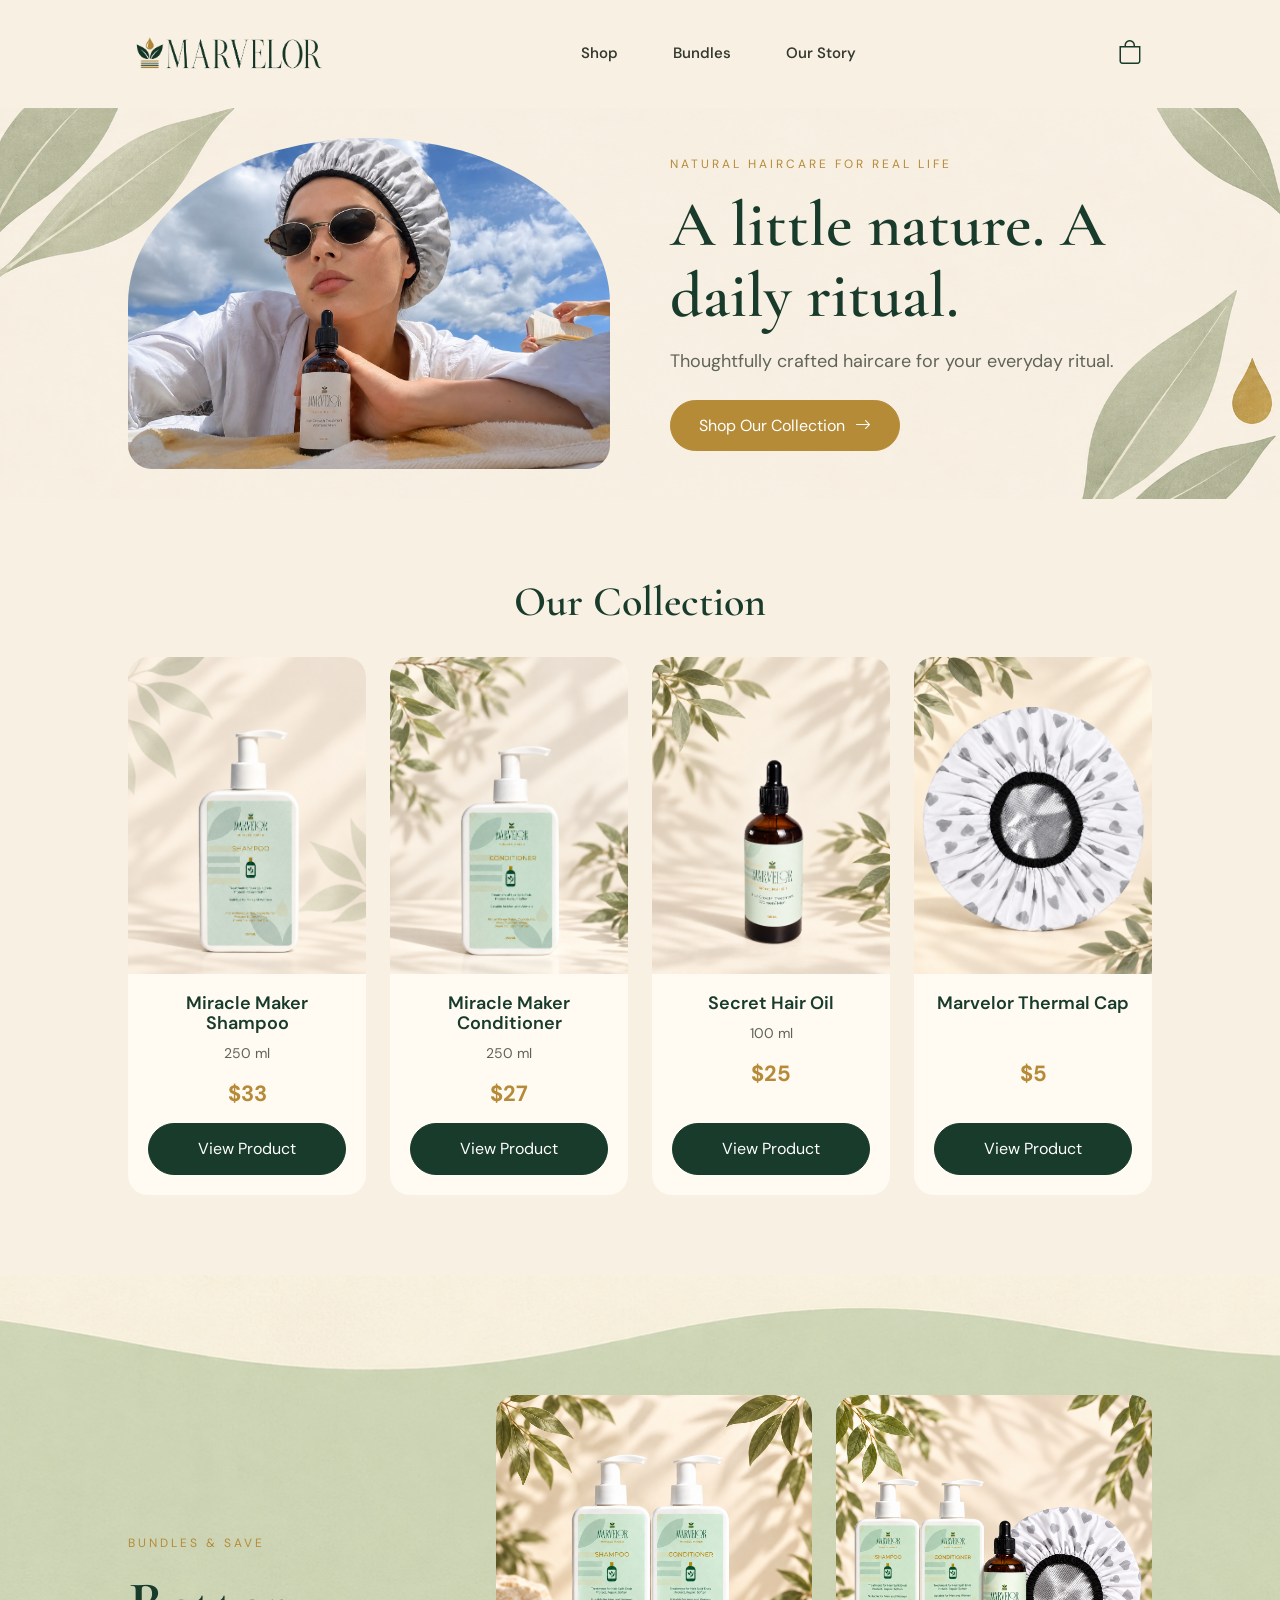
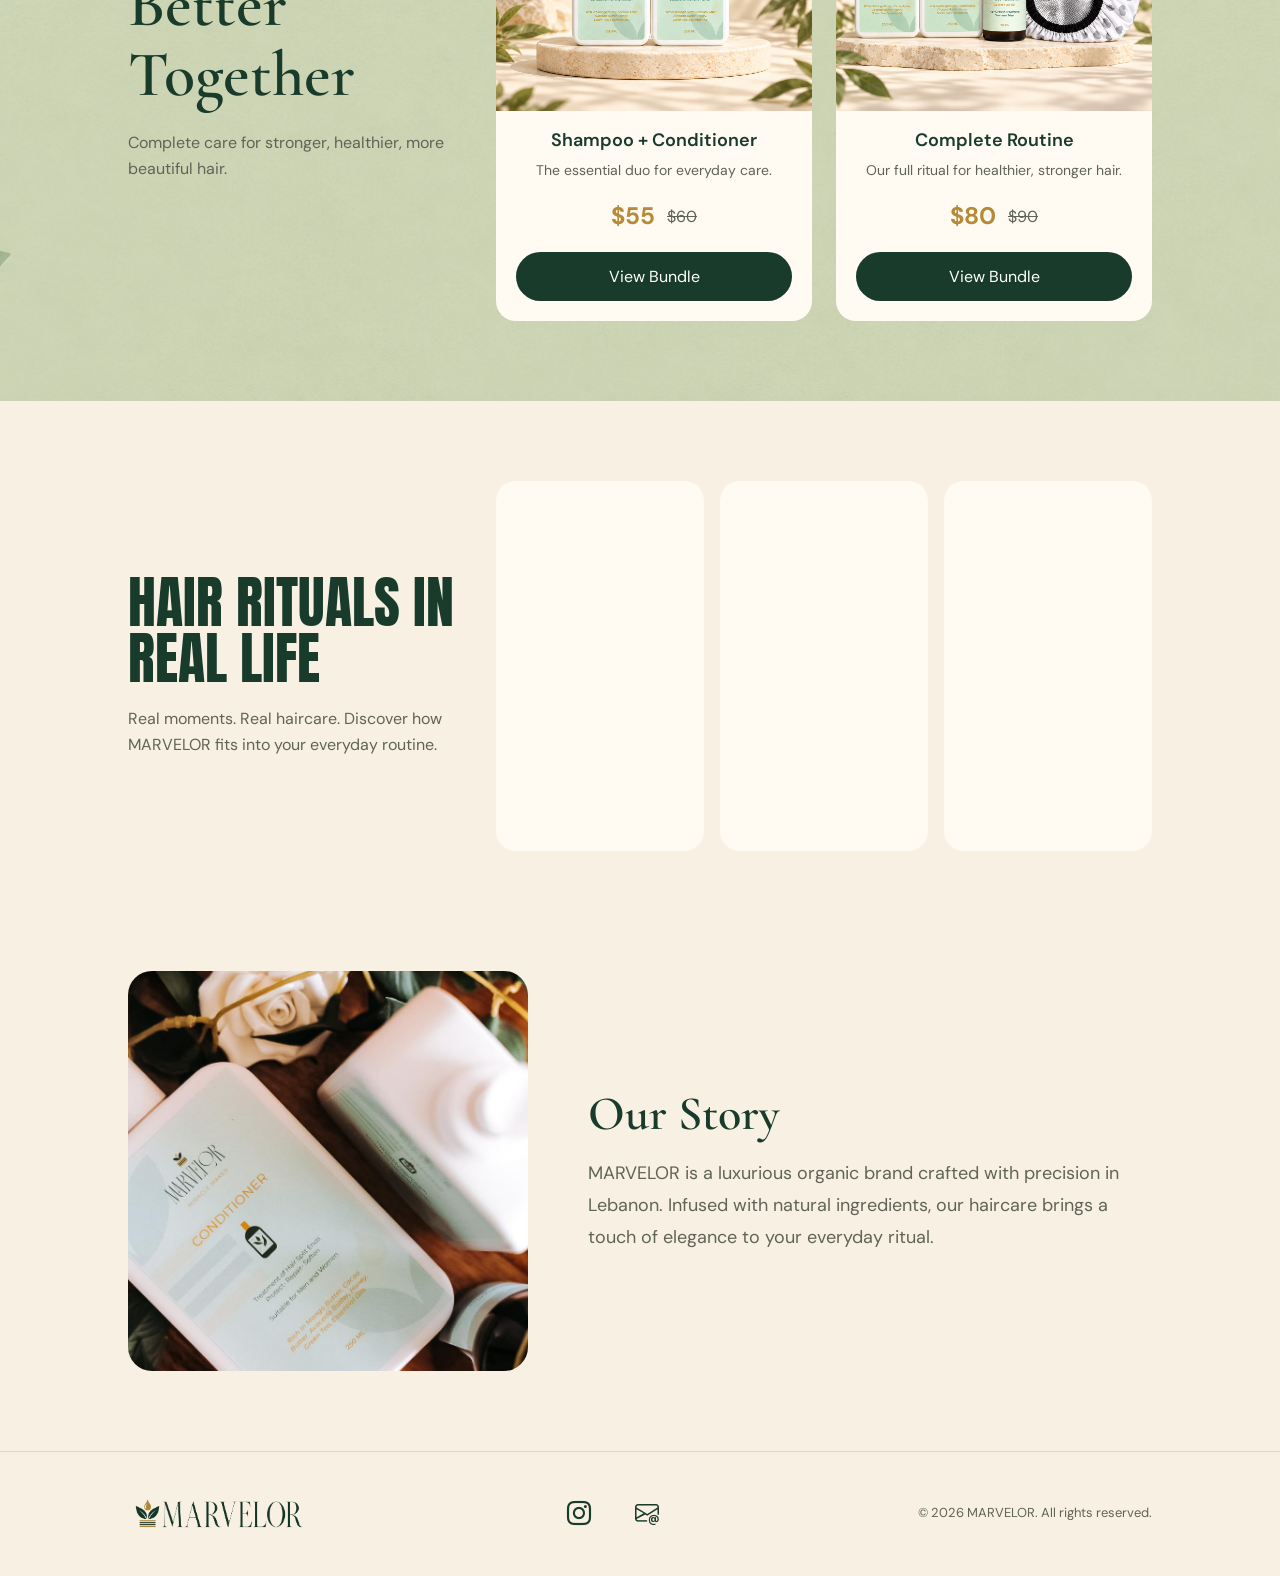
<file: index.html>
<!DOCTYPE html>
<html lang="en">
<head>
    <meta charset="UTF-8">
    <meta name="viewport" content="width=device-width, initial-scale=1.0">
    <title>Marvelor | Haircare</title>
    
    <link rel="icon" type="image/png" href="img/icon/icon.png">
    <link rel="stylesheet" href="css/style.css">
    <link rel="stylesheet" href="css/product.css">
    <link rel="stylesheet" href="css/responsive.css">
    <link rel="stylesheet" href="https://cdn.jsdelivr.net/npm/bootstrap-icons@1.11.3/font/bootstrap-icons.min.css">
</head>
<body>
    <header class="site-header">
        <nav class="navbar container">
            <a href="index.html" class="brand"><img src="img/icon/logo.bg.png" alt="Marvelor"></a>

            <ul class="nav-links">
                <li><a href="#shop">Shop</a></li>
                <li><a href="#bundles">Bundles</a></li>
                <li><a href="#our-story">Our Story</a></li>
            </ul>

            <button type="button" class="cart-button" aria-label="Open cart"><i class="bi bi-bag" aria-hidden="true"></i></button>
        </nav>
    </header>

    <main>
        <section class="hero">
            <div class="hero-content container">
                <div class="hero-image"><img src="img/product/Marvelor-Thermal-Cap1.png" alt="MARVELOR haircare routine"></div>
                <div class="hero-text">
                    <p class="hero-label">NATURAL HAIRCARE FOR REAL LIFE</p>
                    <h1>A little nature. A daily ritual.</h1>
                    <p>Thoughtfully crafted haircare for your everyday ritual.</p>
                    <a href="#shop" class="shop-button">Shop Our Collection <i class="bi bi-arrow-right" aria-hidden="true"></i></a>
                </div>
            </div>
        </section>

        <section class="products" id="shop">
            <div class="container">
                <h2>Our Collection</h2>
                <div class="products-grid">
                </div>
            </div>
        </section>

        <section class="bundles" id="bundles">
            <div class="container">
                <div class="bundles-content">
                    <div class="bundles-text">
                        <p class="bundles-label">BUNDLES & SAVE</p>
                        <h2>Better Together</h2>
                        <p>Complete care for stronger, healthier, more beautiful hair.</p>
                    </div>
                    <div class="bundles-grid"></div>
                </div>
            </div>
        </section>
            <section class="rituals">
                <div class="container rituals-content">
                    <div class="rituals-text">
                        <h2>HAIR RITUALS IN REAL LIFE</h2>
                        <P>Real moments. Real haircare. Discover how MARVELOR fits into your everyday routine.</P>
                    </div>

                    <div class="rituals-grid">
                        <div class="ritual-card"></div>
                        <div class="ritual-card"></div>
                        <div class="ritual-card"></div>
                    </div>
                </div>
            </section>

            <section class="our-story" id="our-story">
                <div class="container story-content">
                    <div class="story-img"><img src="img/product/Miracle Maker Conditioner/Miracle Maker Conditioner-250ml(3).png" alt="MARVELOR haircare products" loading="lazy"></div>
                        <div class="story-text">
                            <h2>Our Story</h2>
                            <p>MARVELOR is a luxurious organic brand crafted with precision in Lebanon. Infused with natural ingredients, our haircare brings a touch of elegance to your everyday ritual.</p>
                        </div>
                    </div>
                </section>
            </main>

            <footer class="site-footer">
                <div class="container footer-content">
                    <a href="index.html" class="footer-brand">
                        <img src="img/icon/logo.bg.png" alt="Marvelor">
                    </a>

                    <div class="footer-links">
                        <a href="https://www.instagram.com/marvelor.lb?utm_source=ig_web_button_share_sheet&cplk=ZDNlZDc0MzIxNw==" target="_blank" rel="noopener noreferrer" aria-label="instagram"><i class="bi bi-instagram" aria-hidden="true"></i></a>
                        <a href="mailto:Adm.marvelor.lb@gmail.com" aria-label="Email us"><i class="bi bi-envelope-at" aria-hidden="true"></i></a>
                    </div>

                    <p class="copyright">© 2026 MARVELOR. All rights reserved.</p>
                </div>
            </footer>

            <dialog class="cart-panel" aria-labelledby="cart-title">
                <div class="cart-header">
                    <h2 id="cart-title">Your Cart</h2>
                    <button type="button" class="cart-close" aria-label="Close cart">Close</button>
                </div>
                
                <div class="cart-items"></div>
                <div class="cart-summary">
                    <p>Subtotal: <span class="cart-total">$0</span></p>
                    <button type="button" class="checkout-button" disabled>Checkout</button>
                </div>
            </dialog>

    <script src="js/cart.js"></script>
    <script src="js/main.js"></script>
</body>
</html>
</file>
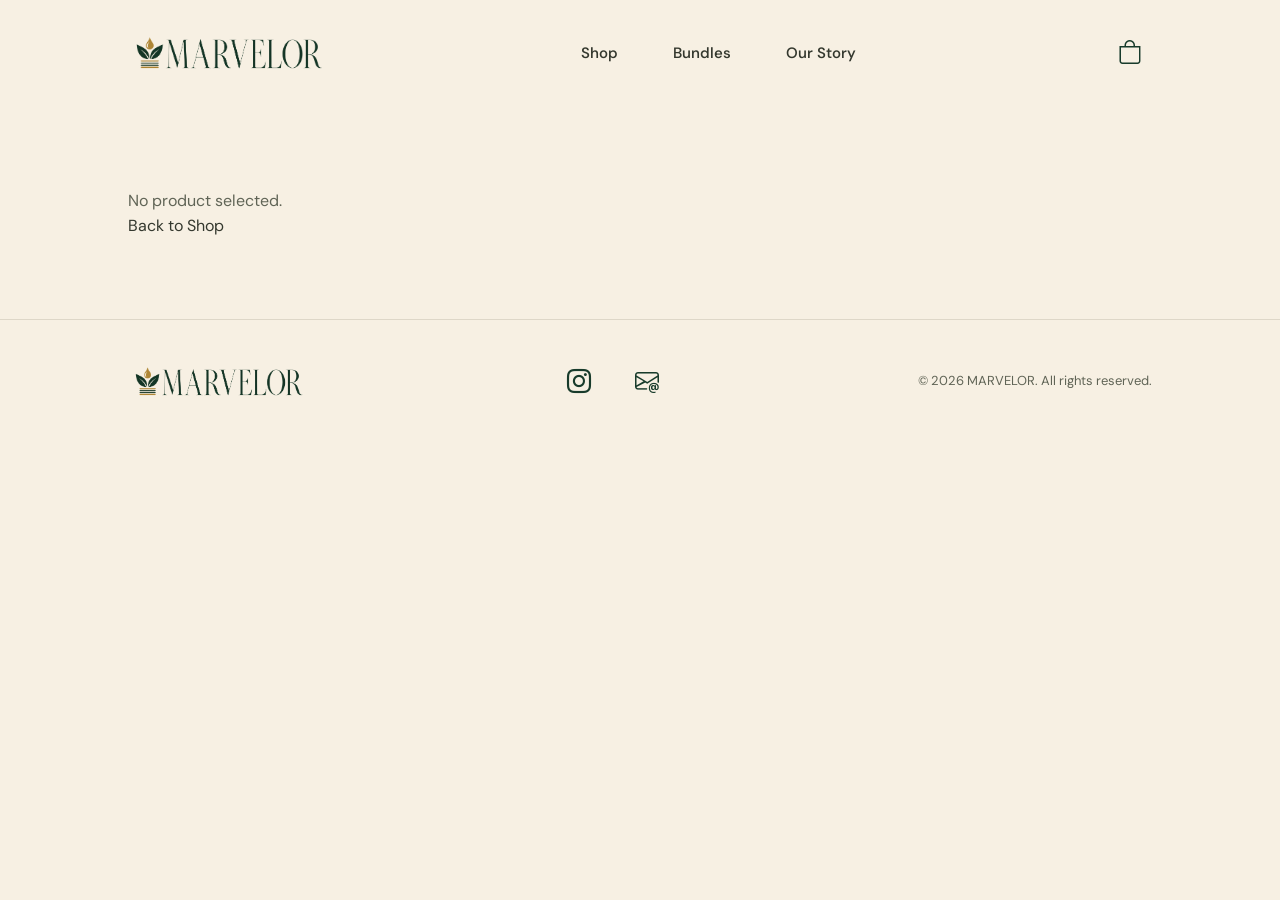
<file: product.html>
<!DOCTYPE html>
<html lang="en">
<head>
    <meta charset="UTF-8">
    <meta name="viewport" content="width=device-width, initial-scale=1.0">
    <title>Marvelor | Haircare</title>
    
    <link rel="icon" type="image/png" href="img/icon/icon.png">
    <link rel="stylesheet" href="css/style.css">
    <link rel="stylesheet" href="css/product.css">
    <link rel="stylesheet" href="css/responsive.css">
    <link rel="stylesheet" href="https://cdn.jsdelivr.net/npm/bootstrap-icons@1.11.3/font/bootstrap-icons.min.css">
</head>
<body>
    <header class="site-header">
        <nav class="navbar container">
            <a href="index.html" class="brand"><img src="img/icon/logo.bg.png" alt="Marvelor"></a>

            <ul class="nav-links">
                <li><a href="index.html#shop">Shop</a></li>
                <li><a href="index.html#bundles">Bundles</a></li>
                <li><a href="index.html#our-story">Our Story</a></li>
            </ul>

            <button type="button" class="cart-button" aria-label="Open cart"><i class="bi bi-bag" aria-hidden="true"></i></button>
        </nav>
    </header>

    <main>
        <section class="product-details">
            <div class="container product-details-content">
                <div class="product-gallery"></div>

                <div class="product-details-info">
                    <h1 class="details-name"></h1>
                    <p class="details-size"></p>
                    <p class="details-price"></p>
                    <p class="details-description"></p>

                    <div class="product-actions">
                        <label for="product-quantity">Quantity</label>
                        <div class="product-quantity-controls">
                            <button type="button" class="quantity-minus" aria-label="Decrease quantity" disabled>-</button>
                            <input type="number" id="product-quantity" min="1" step="1" value="1" required>
                            <button type="button" class="quantity-plus" aria-label="Increase quantity">+</button>
                        </div>

                        <button type="button" class="add-to-cart">Add to Cart</button>
                    </div>
                    <div class="details-extra">
                        <h2>What's Included</h2>
                        <ul class="details-includes"></ul>

                        <h2>Key Benefits</h2>
                        <ul class="details-benefits"></ul>

                        <h2>How to Use</h2>
                        <p class="details-how-to-use"></p>

                        <h2>Recommended Use</h2>
                        <p class="details-recommended-use"></p>
                    </div>
                </div>
            </div>
        </section>
    </main>
    
    <footer class="site-footer">
        <div class="container footer-content">
            <a href="index.html" class="footer-brand">
                <img src="img/icon/logo.bg.png" alt="Marvelor">
            </a>

            <div class="footer-links">
                <a href="https://www.instagram.com/marvelor.lb?utm_source=ig_web_button_share_sheet&cplk=ZDNlZDc0MzIxNw==" target="_blank" rel="noopener noreferrer" aria-label="instagram"><i class="bi bi-instagram" aria-hidden="true"></i></a>
                <a href="mailto:Adm.marvelor.lb@gmail.com" aria-label="Email us"><i class="bi bi-envelope-at" aria-hidden="true"></i></a>
            </div>

            <p class="copyright">© 2026 MARVELOR. All rights reserved.</p>
        </div>
    </footer>

    <dialog class="cart-panel" aria-labelledby="cart-title">
        <div class="cart-header">
            <h2 id="cart-title">Your Cart</h2>
            <button type="button" class="cart-close" aria-label="Close cart">Close</button>
        </div>

        <div class="cart-items"></div>
        <div class="cart-summary">
            <p>Subtotal: <span class="cart-total">$0</span></p>
            <button type="button" class="checkout-button" disabled>Checkout</button>
        </div>
    </dialog>

    <script src="js/cart.js"></script>
    <script src="js/main.js"></script>
    <script src="js/product.js"></script>
</body>
</html>
</file>
<file: css/style.css>
@import url("https://fonts.googleapis.com/css2?family=Anton&family=Cormorant+Garamond:wght@400;500;600;700&family=DM+Sans:wght@400;500;600;700&display=swap");
html{
    scroll-behavior: smooth;
}

*{
    margin: 0;
    padding: 0;
    box-sizing: border-box;
}

body{
    background-color: var(--bg-color);
    color: var(--text-color);
    font-family: "DM Sans", sans-serif;
    line-height: 1.6;
}

:root{
    --main-color: #183b2b;
    --secondary-color: #64734c;
    --accent-color: #b58b38;
    --accent-hover: #96712b;
    --bg-color: #f7f0e3;
    --card-bg: #fffaf2;
    --text-color: #34382e;
    --p-color: #606456;
    --white-color: #ffffff;
    --border-color: #ded7c8;
    --button-hover-bg: #244e39;
}

.container{
    width: 80%;
    margin: auto;
    max-width: 1500px;
}

section{
    padding: 80px 0;
    scroll-margin-top: 100px;
}

/* default setting */
h1, h2, h3, h4, h5, h6{
    color: var(--main-color);
    font-family: "Cormorant Garamond", serif;
    font-weight: 600;
    line-height: 1.1;
}

p{
    color: var(--p-color);
}

a{
    color: inherit;
    text-decoration: none;
}

img{
    max-width: 100%;
    display: block;
}

button, input, textarea, select{
    font: inherit;
}

button{
    cursor: pointer;
}

/* Start Navbar */
.site-header{
    background-color: var(--bg-color);
    position: sticky;
    top: 0;
    z-index: 100;
    border-bottom: 1px solid transparent;
    transition: border-color 0.3s;
}
.site-header.scrolled{
    border-color: var(--border-color);
}
.navbar{
    display: flex;
    justify-content: space-between;
    align-items: center;
    padding: 20px 0px;
}
.navbar .nav-links{
    display: flex;
    gap: 55px;
    font-size: 15px;
    list-style: none;
}
.navbar .nav-links a{
    transition: color 0.3s;
    font-weight: 550;
}
.navbar .nav-links a:hover{
    color: var(--accent-color);
}
.navbar .brand img{
    width: 200px;
    height: auto;
}
.navbar .cart-button{
    font-size: 24px;
    padding: 10px;
    background: transparent;
    color: var(--main-color);
    border: none;
    transition: 0.3s;
}
.navbar .cart-button:hover{
    color: var(--accent-color);
}
/* End Navbar */

/* Start Hero */
.hero {
    background-image: url("../img/hero-desktop-bg.png");
    background-size: cover;
    background-position: center;
    background-repeat: no-repeat;
    padding: 30px 0px;
}
.hero-content{
    display: flex;
    align-items: center;
    gap: 60px;
}
.hero-image{
    flex: 1;
    border-radius: 50% 50% 24px 24px;
    overflow: hidden;
}
.hero-text{
    flex: 1;
}
.hero-text .hero-label{
    font-size: 12px;
    margin-top: 0px;
    letter-spacing: 3px;
    color: var(--accent-color);
    margin-bottom: 16px;
}
.hero-text h1{
    font-size: 64px;
}
.hero-text p{
    font-size: 18px;
    margin-top: 16px;
}
.shop-button{
    font-size: 16px;
    display: inline-flex;
    align-items: center;
    gap: 10px;
    padding: 12px 28px;
    margin-top: 24px;
    border: 1px solid var(--accent-color);
    background-color: var(--accent-color);
    color: var(--white-color);
    border-radius: 30px;
    transition: 0.3s;
}
.shop-button:hover{
    background-color: var(--accent-hover);
    border-color: var(--accent-hover);
}
/* End Hero */
/* Start Product */
.products h2{
    font-size: 42px;
    text-align: center; margin-bottom: 32px;
}
.products-grid{
    display: grid;
    grid-template-columns: repeat(4, 1fr);
    gap: 24px;
}
.product-card{
    background-color: var(--card-bg);
    border-radius: 20px;
    overflow: hidden;
}
.product-card img{
    width: 100%;
    height: auto;
}
.product-info{
    padding: 20px;
    text-align: center;
}
.product-info h3{
    font-family: "DM Sans", sans-serif;
    font-size: 18px;
    margin-bottom: 8px;
}
.product-link{
    width: 100%;
    display: flex;
    justify-content: center;
    border: 1px solid var(--main-color);
    background-color: var(--main-color);
    color: var(--white-color);
    padding: 12px 28px;
    border-radius: 30px;
    transition: 0.3s;
}
.product-link:hover{
    background-color: var(--button-hover-bg);
    border-color: var(--button-hover-bg);
}
.product-size{
    font-size: 14px;
    min-height: 22px;
}
.product-price{
    margin: 12px 0px;
    font-size: 22px;
    font-weight: 700;
    color: var(--accent-color);
}
/* End Product */
/* Start bundles */
.bundles{
    background-image: url("../img/bundles-desktop-bg.png");
    background-size: cover;
    background-position: center;
    background-repeat: no-repeat;
    padding-top: 120px;
    padding-bottom: 80px;
}
.bundles-content{
    display: flex;
    align-items: center;
    gap: 40px;
}
.bundles-text{
    flex: 1;
}
.bundles-grid{
    flex: 2;
    display: grid;
    grid-template-columns: repeat(2, 1fr);
    gap: 24px;
}
.bundle-card{
    background-color: var(--card-bg);
    border-radius: 20px;
    overflow: hidden;
}
.bundle-card img{
    width: 100%;
    height: auto;
}
.bundle-info{
    text-align: center;
    padding: 20px;
}
.bundle-info h3{
    font-family: "DM Sans", sans-serif;
    font-size: 18px;
    margin-bottom: 8px;
}
.bundle-info p{
    font-size: 14px;
}
.bundle-prices{
    display: flex;
    justify-content: center;
    align-items: center;
    gap: 12px;
    margin: 16px 0px;
}
.bundle-price{
    font-size: 24px;
    font-weight: 700;
    color: var(--accent-color);
}
.bundle-prices del{
    font-size: 16px;
    color: var(--p-color);
}
.bundle-link{
    display: flex;
    justify-content: center;
    padding: 12px 28px;
    background-color: var(--main-color);
    color: var(--white-color);
    border-radius: 30px;
    transition: background-color 0.3s;
}
.bundle-link:hover{
    background-color: var(--button-hover-bg);
}
.bundles-label{
    font-size: 12px;
    letter-spacing: 3px;
    color: var(--accent-color);
    margin-bottom: 16px;
}
.bundles-text h2{
    font-size: 64px;
    margin-bottom: 20px;
    max-width: 300px;
}
.bundles-text > p:last-child{
    font-size: 16px;
    max-width: 320px;
}
/* End bundles */
/* Start Rituals */
.rituals-content{
    display: flex;
    align-items: center;
    gap: 40px;
}
.rituals-text{
    flex: 1;
}
.rituals-text h2{
    font-size: 56px;
    font-weight: 400;
    line-height: 1;
    margin-bottom: 20px;
    font-family: "Anton", sans-serif;
}
.rituals-text p{
    font-size: 16px;
    max-width: 320px;
}
.rituals-grid{
    flex: 2;
    display: grid;
    grid-template-columns: repeat(3, 1fr);
    gap: 16px;
}
.ritual-card{
    aspect-ratio: 9 / 16;
    background-color: var(--card-bg);
    border-radius: 20px;
    overflow: hidden;
}
/* End Rituls */
/* Star OurStory */
.our-story{
    padding-top: 40px;
}
.story-content{
    max-width: 1100px;
    margin: auto;
    display: flex;
    align-items: center;
    gap: 60px;
}
.story-img{
    flex: 1;
    max-width: 400px;
    border-radius: 24px;
    overflow: hidden;
}
.story-img img{
    width: 100%;
    aspect-ratio: 1 / 1;
    object-fit: cover;
}
.story-text{
    flex: 1;
}
.story-text h2{
    font-size: 48px;
    margin-bottom: 16px;
}
.story-text p{
    font-size: 18px;
    line-height: 1.8;
    max-width: 600px;
}
/* End OurStory */
/* Start Footer */
.site-footer{
    padding: 32px 0;
    border-top: 1px solid var(--border-color);
}
.footer-content{
    display: flex;
    justify-content: space-between;
    align-items: center;
    gap: 24px;
}
.footer-brand img{
    width: 180px;
    height: auto;
}
.footer-links{
    display: flex;
    font-size: 24px;
    gap: 24px;
    color: var(--main-color);
}
.footer-links a{
    transition: color 0.3s;
}
.footer-links a:hover{
    color: var(--accent-hover                                                                                                                                 );
}
.copyright{
    font-size: 13px;
}
/* End Foooter */
/* Style cart items */
.cart-item{
    display: flex;
    align-items: flex-start;
    gap: 16px;
    padding: 20px 0;
    border-bottom: 1px solid var(--border-color);
}
.cart-item:last-child{
    border-bottom: none;
}
.cart-item-image{
    width: 80px;
    height: 100px;
    object-fit: cover;
    border-radius: 12px;
    flex-shrink: 0;
}
.cart-item-info{
    flex: 1;
    min-width: 0;
}
.cart-item-name{
    font-family: "DM Sans", sans-serif;
    font-size: 15px;
    line-height: 1.4;
    margin-bottom: 6px;
}
.cart-item-price{
    font-size: 14px;
}
/* Style quantity controls */
.cart-quantity-controls{
    display: inline-flex;
    align-items: center;
    margin: 12px 0;
    border: 1px solid var(--border-color);
    border-radius: 30px;
    overflow: hidden;
}
.cart-quantity-button{
    width: 40px;
    height: 40px;
    border: none;
    background-color: transparent;
    color: var(--main-color);
    font-size: 22px;
    transition: background-color 0.3s;
}
.cart-quantity-button:not(:disabled):hover{
    background-color: var(--bg-color);
}
.cart-quantity-button:disabled{
    opacity: 0.35;
    cursor: not-allowed;
}
.cart-quantity-value{
    min-width: 36px;
    padding: 0 6px;
    text-align: center;
    font-size: 15px;
    font-weight: 600;
}
.cart-item-total{
    font-weight: 700;
    color: var(--accent-color);
}
.cart-item-remove{
    margin-top: 8px;
    border: none;
    background: transparent;
    color: var(--p-color);
    text-decoration: underline;
}
.cart-item-message{
    font-size: 13px;
}
.cart-item-message:empty{
    display: none;
}

.cart-summary > p{
    display: flex;
    justify-content: space-between;
    align-items: center;
    font-size: 18px;
}
.cart-total{
    color: var(--main-color);
    font-weight: 700;
}
.checkout-button{
    width: 100%;
    margin-top: 20px;
    padding: 14px 24px;
    border: none;
    border-radius: 30px;
    background-color: var(--main-color);
    color: var(--white-color);
}
.checkout-button:disabled{
    opacity: 0.5;
    cursor: not-allowed;
}
.cart-close{
    border-radius: 8px;
    padding: 8px 12px;
}
.cart-close:hover{
    background-color: var(--bg-color);
}
.cart-empty{
    padding: 40px 0;
    text-align: center;
}
/* End cart */
</file>
<file: css/product.css>
@import url("https://fonts.googleapis.com/css2?family=Anton&family=Cormorant+Garamond:wght@400;500;600;700&family=DM+Sans:wght@400;500;600;700&display=swap");

.product-details-content{
    display: flex;
    align-items: center;
    gap: 60px;
}
.product-gallery{
    max-width: 500px;
    flex: 1;
    border-radius: 24px;
    overflow: hidden;
}
.product-gallery img{
    width: 100%;
    height: auto;
}
.product-details-info{
    flex: 1;
}

.details-name{
    font-size: 48px;
    margin-bottom: 12px;
}
.details-size{
    font-size: 16px;
    margin-bottom: 16px;
}
.details-price{
    font-size: 28px;
    font-weight: 700;
    color: var(--accent-color);
    margin-bottom: 24px;
}
.details-old-price{
    font-size: 18px;
    font-weight: 400;
    color: var(--p-color);
    margin-left: 5px;
}
.details-description{
    font-size: 17px;
    line-height: 1.8;
    margin-bottom: 24px;
}
.product-actions{
    display: flex;
    align-items: center;
    gap: 16px;
}
/* Style product quantity controls */
.product-quantity-controls{
    display: inline-flex;
    align-items: center;
    border: 1px solid var(--border-color);
    border-radius: 30px;
    overflow: hidden;
    background-color: var(--card-bg);
}

.product-quantity-controls button{
    width: 40px;
    height: 48px;
    border: none;
    background: transparent;
    color: var(--main-color);
    font-size: 22px;
}

.product-quantity-controls button:not(:disabled):hover{
    background-color: var(--bg-color);
}

.product-quantity-controls button:disabled{
    opacity: 0.35;
    cursor: not-allowed;
}

#product-quantity{
    width: 48px;
    padding: 0;
    border: none;
    border-radius: 0;
    background: transparent;
    color: var(--text-color);
    text-align: center;
    appearance: textfield;
    -moz-appearance: textfield;
}

#product-quantity::-webkit-inner-spin-button,
#product-quantity::-webkit-outer-spin-button{
    -webkit-appearance: none;
    margin: 0;
}
.add-to-cart{
    padding: 12px 28px;
    border: none;
    border-radius: 30px;
    background-color: var(--main-color);
    color: var(--white-color);
    transition: background-color 0.3s;
}
.add-to-cart:not(:disabled):hover{
    background-color: var(--button-hover-bg);
}
.details-extra{
    margin-top: 32px;
    padding-top: 24px;
    border-top: 1px solid var(--border-color);
}
.details-extra h2{
    font-family: "DM Sans", sans-serif;
    font-size: 18px;
    font-weight: 600;
    margin-bottom: 12px;
}
.details-benefits{
    margin-bottom: 24px;
    padding-left: 20px;
    color: var(--p-color);
}
.details-benefits li{
    margin-bottom: 8px;
}
.details-extra p{
    font-size: 15px;
    margin-bottom: 24px;
    line-height: 1.8;
}
.details-includes{
    padding-left: 20px;
    margin-bottom: 24px;
    color: var(--p-color);
}
.details-includes li{
    margin-bottom: 8px;
}
/* Start Cart */
.cart-panel{
    position: fixed;
    inset: 0 0 0 auto;
    margin: 0;
    width: 420px;
    max-width: 100%;
    height: 100dvh;
    max-height: 100dvh;
    padding: 24px;
    border: none;
    background-color: var(--card-bg);
    color: var(--text-color);
    overflow-y: auto;
}
.cart-panel::backdrop{
    background-color: rgb(0 0 0 / 40%);
}
.cart-header{
    display: flex;
    justify-content: space-between;
    align-items: center;
    margin-bottom: 24px;
}
.cart-header h2{
    font-size: 32px;
}
.cart-close{
    border: none;
    background: transparent;
    color: var(--main-color);
}
.cart-summary{
    margin-top: 24px;
    padding-top: 20px;
    border-top: 1px solid var(--border-color);
}
/* End Cart */
</file>
<file: css/responsive.css>
/* start layout protection */
.hero-content > *,
.bundles-content > *,
.rituals-content > *,
.story-content > *,
.product-details-content > *{
    min-width: 0;
}

.products-grid,
.bundles-grid,
.rituals-grid{
    min-width: 0;
}

.product-info h3,
.bundle-info h3,
.details-name,
.cart-item-name{
    overflow-wrap: anywhere;
}
/* end layout protection */

/* start card alignment */
.product-card,
.bundle-card{
    display: flex;
    flex-direction: column;
}

.product-info,
.bundle-info{
    display: flex;
    flex-direction: column;
    flex: 1;
}

.product-link,
.bundle-link{
    margin-top: auto;
}
/* end card alignment */

/* start touch controls */
.cart-quantity-button{
    min-width: 44px;
    height: 44px;
}

.cart-close,
.cart-item-remove,
.footer-links a{
    min-height: 44px;
    display: inline-flex;
    align-items: center;
    justify-content: center;
}

.footer-links a{
    min-width: 44px;
}

.product-actions{
    flex-wrap: wrap;
}

.product-quantity-controls{
    flex-shrink: 0;
}
/* end touch controls */

/* start laptop */
@media (max-width: 1200px){
    .container{
        width: 90%;
    }

    .hero-content,
    .story-content,
    .product-details-content{
        gap: 36px;
    }

    .hero-text h1,
    .bundles-text h2{
        font-size: 52px;
    }

    .rituals-text h2{
        font-size: 44px;
    }

    .products-grid{
        grid-template-columns: repeat(2, minmax(0, 1fr));
    }

    .bundles-content,
    .rituals-content{
        flex-direction: column;
        align-items: stretch;
        gap: 32px;
    }

    .bundles-text,
    .rituals-text{
        flex: auto;
        text-align: center;
    }

    .bundles-text h2,
    .bundles-text > p:last-child,
    .rituals-text p{
        max-width: 600px;
        margin-left: auto;
        margin-right: auto;
    }

    .bundles-grid,
    .rituals-grid{
        flex: auto;
        width: 100%;
    }

    .details-name{
        font-size: 40px;
    }

    .product-gallery{
        max-width: 440px;
    }
}
/* end laptop */

/* start tablet */
@media (max-width: 900px){
    /* start spacing */
    section{
        padding: 60px 0;
    }
    /* end spacing */

    /* start navbar */
    .navbar .nav-links{
        gap: 24px;
    }

    .navbar .brand img{
        width: 170px;
    }
    /* end navbar */

    /* start section layouts */
    .hero-content,
    .story-content,
    .product-details-content{
        flex-direction: column;
        align-items: stretch;
        gap: 32px;
    }

    .hero-image,
    .hero-text,
    .story-img,
    .story-text,
    .product-gallery,
    .product-details-info{
        flex: auto;
        width: 100%;
    }
    /* end section layouts */

    /* start hero */
    .hero{
        padding: 40px 0;
    }

    .hero-image{
        max-width: 480px;
        margin-inline: auto;
    }

    .hero-image img{
        width: 100%;
    }

    .hero-text{
        text-align: center;
    }

    .hero-text > p{
        max-width: 560px;
        margin-left: auto;
        margin-right: auto;
    }
    /* end hero */

    /* start our story */
    .story-img{
        max-width: 400px;
        margin-inline: auto;
    }

    .story-text{
        text-align: center;
    }

    .story-text p{
        margin-inline: auto;
    }
    /* end our story */

    /* start product details */
    .product-gallery{
        max-width: 480px;
        margin-inline: auto;
    }

    .product-details-info{
        max-width: 650px;
        margin-inline: auto;
    }
    /* end product details */

    /* start bundles */
    .bundles{
        padding: 80px 0 60px;
    }
    /* end bundles */

    /* start footer */
    .footer-content{
        flex-wrap: wrap;
        justify-content: center;
    }

    .copyright{
        width: 100%;
        text-align: center;
    }
    /* end footer */
}
/* end tablet */

/* start mobile */
@media (max-width: 600px){
    /* start spacing */
    .container{
        width: calc(100% - 32px);
    }

    section{
        padding: 44px 0;
        scroll-margin-top: 140px;
    }
    /* end spacing */

    /* start navbar */
    .navbar{
        display: grid;
        grid-template-columns: minmax(0, 1fr) auto;
        gap: 8px 16px;
        padding: 12px 0;
    }

    .navbar .brand{
        grid-column: 1;
        grid-row: 1;
        justify-self: start;
    }

    .navbar .brand img{
        width: 150px;
    }

    .navbar .cart-button{
        grid-column: 2;
        grid-row: 1;
        min-width: 44px;
        min-height: 44px;
        padding: 6px;
    }

    .navbar .nav-links{
        grid-column: 1 / -1;
        grid-row: 2;
        justify-content: center;
        flex-wrap: wrap;
        gap: 4px 24px;
        font-size: 14px;
    }

    .navbar .nav-links a{
        display: inline-flex;
        align-items: center;
        min-height: 44px;
    }
    /* end navbar */

    /* start hero */
    .hero{
        padding: 24px 0 40px;
        background-image: url("../img/hero-mobile-bg.png");
        background-size: cover;
        background-position: center top;
        background-repeat: no-repeat;
    }

    .hero-content{
        gap: 28px;
    }

    .hero-image{
        max-width: 360px;
    }

    .hero-text h1{
        font-size: 42px;
    }

    .hero-text .hero-label{
        font-size: 10px;
        letter-spacing: 2px;
    }

    .hero-text p{
        font-size: 16px;
    }

    .shop-button{
        justify-content: center;
        padding: 12px 20px;
        font-size: 14px;
    }
    /* end hero */

    /* start products */
    .products h2{
        font-size: 36px;
        margin-bottom: 24px;
    }

    .products-grid{
        gap: 12px;
    }

    .product-card{
        border-radius: 14px;
    }

    .product-info{
        padding: 14px 10px;
    }

    .product-info h3{
        font-size: 14px;
        line-height: 1.4;
    }

    .product-size{
        font-size: 12px;
    }

    .product-price{
        font-size: 20px;
        margin: 10px 0;
    }

    .product-link{
        min-height: 44px;
        align-items: center;
        padding: 10px 8px;
        font-size: 12px;
    }
    /* end products */

    /* start bundles */
    .bundles{
        padding: 64px 0 44px;
        background-image: url("../img/bundles-mobile-bg.png");
        background-size: cover;
        background-position: center top;
        background-repeat: no-repeat;
    }

    .bundles-text h2{
        font-size: 44px;
    }

    .bundles-grid{
        grid-template-columns: minmax(0, 1fr);
        gap: 20px;
        max-width: 420px;
        margin-inline: auto;
    }

    .bundle-info{
        padding: 20px;
    }
    /* end bundles */

    /* start rituals */
    .rituals-text h2{
        font-size: 36px;
        line-height: 1.15;
    }

    .rituals-grid{
        grid-template-columns: none;
        grid-auto-flow: column;
        grid-auto-columns: 76%;
        gap: 12px;
        overflow-x: auto;
        scroll-snap-type: x mandatory;
        padding-bottom: 12px;
    }

    .ritual-card{
        scroll-snap-align: start;
        border-radius: 16px;
    }
    /* end rituals */

    /* start our story */
    .our-story{
        padding-top: 24px;
    }

    .story-text h2{
        font-size: 40px;
    }

    .story-text p{
        font-size: 16px;
        line-height: 1.8;
    }

    .story-img{
        max-width: 360px;
        border-radius: 20px;
    }
    /* end our story */

    /* start product details */
    .product-details-content{
        gap: 28px;
    }

    .product-gallery{
        max-width: 400px;
        border-radius: 20px;
    }

    .details-name{
        font-size: 36px;
    }

    .details-price{
        font-size: 26px;
        margin-bottom: 20px;
    }

    .details-description{
        font-size: 16px;
    }

    .product-actions{
        gap: 12px;
    }

    .product-actions > label{
        font-size: 14px;
    }

    .product-actions .add-to-cart{
        width: 100%;
        min-height: 48px;
    }

    #product-quantity{
        font-size: 16px;
    }

    .details-extra{
        margin-top: 24px;
        padding-top: 20px;
    }

    .details-extra h2{
        font-size: 17px;
    }

    .details-benefits,
    .details-includes{
        font-size: 15px;
    }

    .cart-message{
        margin-top: 12px;
        font-size: 14px;
    }
    /* end product details */

    /* start footer */
    .site-footer{
        padding: 28px 0;
    }

    .footer-content{
        flex-direction: column;
        gap: 16px;
    }

    .footer-brand img{
        width: 160px;
    }

    .copyright{
        font-size: 12px;
    }
    /* end footer */

    /* start cart */
    .cart-panel{
        width: 100%;
        max-width: 420px;
        padding: 20px;
        padding-bottom: max(20px, env(safe-area-inset-bottom));
        overscroll-behavior-y: contain;
    }

    .cart-header h2{
        font-size: 30px;
    }

    .cart-item{
        gap: 12px;
    }

    .cart-item-name{
        font-size: 14px;
    }

    .cart-item-image{
        width: 72px;
        height: 90px;
    }

    .cart-summary > p{
        font-size: 17px;
    }
    /* end cart */
}
/* end mobile */

/* start narrow mobile */
@media (max-width: 360px){
    .navbar .nav-links{
        gap: 4px 16px;
    }

    .hero-text h1{
        font-size: 36px;
    }

    .products-grid{
        grid-template-columns: minmax(0, 1fr);
    }

    .product-info h3{
        font-size: 17px;
    }

    .product-link{
        font-size: 14px;
    }

    .details-name{
        font-size: 32px;
    }

    .cart-panel{
        padding: 16px;
    }

    .cart-item-image{
        width: 60px;
        height: 80px;
    }
}
/* end narrow mobile */

/* start reduced motion */
@media (prefers-reduced-motion: reduce){
    html{
        scroll-behavior: auto;
    }
}
/* end reduced motion */
</file>
